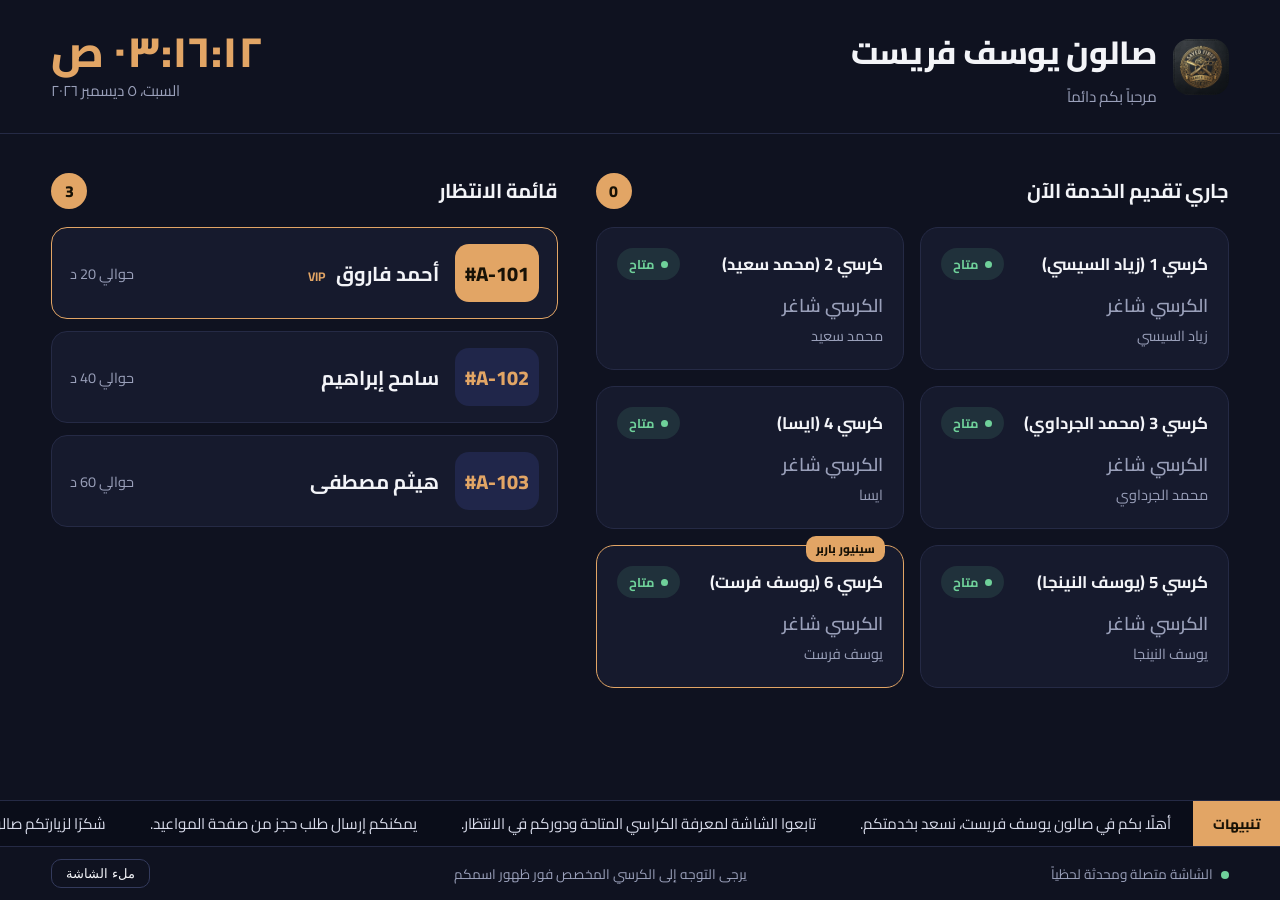
<file: queue-board.html>
<!DOCTYPE html>
<html lang="ar" dir="rtl">
<head>
<meta charset="UTF-8">
<meta name="viewport" content="width=device-width, initial-scale=1">
<title>شاشة الانتظار | صالون يوسف فريست - Youssef First</title>
<link rel="icon" type="image/jpeg" href="assets/logo.jpg">
<link rel="manifest" href="manifest.json">
<meta name="theme-color" content="#0f1220">
<link rel="preconnect" href="https://fonts.googleapis.com">
<link rel="stylesheet" href="https://fonts.googleapis.com/css2?family=Cairo:wght@400;600;700;800&display=swap">
<style>
:root{--bg:#0f1220;--panel:#161a2d;--line:#252a45;--text:#f3f4f8;--muted:#9aa0ba;--accent:#e2a565;--free:#6fd19a;--busy:#f0c27b}
*{box-sizing:border-box;margin:0;padding:0}
html,body{height:100%}
body{font-family:"Cairo","Segoe UI",Tahoma,sans-serif;background:var(--bg);color:var(--text);display:flex;flex-direction:column;-webkit-font-smoothing:antialiased;overflow-x:hidden}
header{display:flex;align-items:center;justify-content:space-between;gap:16px;padding:22px clamp(20px,4vw,56px);border-bottom:1px solid var(--line)}
.brand{display:flex;align-items:center;gap:16px;min-width:0}
.brand img{width:56px;height:56px;border-radius:16px;object-fit:cover;background:var(--panel)}
.brand h1{font-size:clamp(1.3rem,2.6vw,2rem);font-weight:800;letter-spacing:-.3px}
.brand p{color:var(--muted);font-size:.95rem}
.clock{text-align:end;flex-shrink:0}
.clock .t{font-size:clamp(1.6rem,3.4vw,2.7rem);font-weight:800;color:var(--accent);line-height:1.1;font-variant-numeric:tabular-nums}
.clock .d{color:var(--muted);font-size:.95rem}
main{flex:1;display:grid;grid-template-columns:1.25fr 1fr;gap:clamp(20px,3vw,44px);padding:clamp(20px,3vw,40px) clamp(20px,4vw,56px);min-height:0}
.col-h{display:flex;align-items:center;gap:12px;margin-bottom:18px}
.col-h h2{font-size:1.25rem;font-weight:700}
.count{margin-inline-start:auto;min-width:36px;height:36px;padding:0 12px;display:grid;place-items:center;border-radius:18px;background:var(--accent);color:#181206;font-weight:800}
.chairs{display:grid;grid-template-columns:repeat(auto-fill,minmax(240px,1fr));gap:16px}
.chair{background:var(--panel);border:1px solid var(--line);border-radius:18px;padding:20px;position:relative;transition:border-color .3s}
.chair.busy{border-color:#5a4a30}
.chair.master{border-color:var(--accent)}
.chair .top{display:flex;align-items:center;justify-content:space-between;gap:10px;margin-bottom:14px}
.chair .nm{font-weight:700;font-size:1.05rem}
.pill{display:inline-flex;align-items:center;gap:7px;font-size:.8rem;font-weight:700;padding:4px 12px;border-radius:20px;background:rgba(111,209,154,.12);color:var(--free)}
.pill::before{content:"";width:7px;height:7px;border-radius:50%;background:currentColor}
.chair.busy .pill{background:rgba(240,194,123,.12);color:var(--busy)}
.chair .who{font-size:1.5rem;font-weight:800;line-height:1.3;margin-bottom:4px}
.chair.free .who{color:var(--muted);font-weight:600;font-size:1.15rem}
.chair .brb{color:var(--muted);font-size:.9rem}
.chair .svc{margin-top:10px;padding-top:10px;border-top:1px solid var(--line);color:#c4c8dc;font-size:.88rem}
.star{position:absolute;top:-10px;inset-inline-start:18px;background:var(--accent);color:#181206;font-size:.72rem;font-weight:800;padding:2px 10px;border-radius:10px}
.queue{display:grid;gap:12px;align-content:start}
.q{display:flex;align-items:center;gap:16px;padding:16px 18px;background:var(--panel);border:1px solid var(--line);border-radius:16px}
.q .no{flex:0 0 auto;min-width:58px;height:58px;padding:0 10px;display:grid;place-items:center;border-radius:14px;background:#20264a;color:var(--accent);font-size:1.25rem;font-weight:800;direction:ltr}
.q:first-child{border-color:var(--accent)}
.q:first-child .no{background:var(--accent);color:#181206}
.q .nm{flex:1;min-width:0;font-size:1.25rem;font-weight:700;overflow:hidden;text-overflow:ellipsis;white-space:nowrap}
.q .vip{color:var(--accent);font-size:.78rem;margin-inline-start:8px}
.q .eta{color:var(--muted);font-size:.9rem;white-space:nowrap}
.empty{padding:60px 20px;text-align:center;color:var(--muted);font-size:1.15rem;font-weight:600;border:1px dashed var(--line);border-radius:18px}
.ticker{display:flex;align-items:center;background:#0a0d19;border-top:1px solid var(--line);height:46px;overflow:hidden}
.ticker b{flex:0 0 auto;height:100%;display:grid;place-items:center;padding:0 20px;background:var(--accent);color:#181206;font-size:.85rem;font-weight:800;z-index:1}
.track{flex:1;overflow:hidden;height:100%;display:flex;align-items:center}
.belt{display:flex;width:max-content;animation:tick 45s linear infinite;color:#d8dbea;font-size:.95rem;white-space:nowrap}
.belt span{padding-inline:22px}
@keyframes tick{to{transform:translateX(50%)}}
footer{display:flex;align-items:center;justify-content:space-between;gap:12px;padding:12px clamp(20px,4vw,56px);border-top:1px solid var(--line);color:var(--muted);font-size:.85rem}
footer .live::before{content:"";display:inline-block;width:8px;height:8px;margin-inline-end:8px;border-radius:50%;background:var(--free)}
footer button{background:none;border:1px solid #333a5c;border-radius:10px;color:var(--text);padding:6px 14px;cursor:pointer}
footer button:hover{background:#1c2140}
.call{position:fixed;inset:0;display:none;align-items:center;justify-content:center;padding:24px;background:rgba(8,10,20,.88);backdrop-filter:blur(6px);z-index:50}
.call.active{display:flex;animation:pop .35s ease}
@keyframes pop{from{opacity:0;transform:scale(.97)}}
.call-card{text-align:center;max-width:900px}
.call-card .tag{display:inline-block;color:var(--accent);font-weight:700;letter-spacing:.5px;margin-bottom:14px;font-size:1.2rem}
.call-card .who{font-size:clamp(2.6rem,9vw,6.5rem);font-weight:800;line-height:1.15}
.call-card .to{margin-top:18px;font-size:clamp(1.5rem,4vw,2.8rem);color:#d8dbea;font-weight:600}
@media(max-width:900px){main{grid-template-columns:1fr}.chairs{grid-template-columns:repeat(auto-fill,minmax(200px,1fr))}footer .hint{display:none}}
@media(prefers-reduced-motion:reduce){.belt{animation:none}.call.active{animation:none}}
</style>
</head>
<body>
<header>
  <div class="brand">
    <img src="assets/logo.jpg" alt="شعار صالون يوسف فريست">
    <div><h1 id="tv-shop-name">صالون يوسف فريست</h1><p>مرحباً بكم دائماً</p></div>
  </div>
  <div class="clock"><div class="t" id="tv-clock-display">00:00:00</div><div class="d" id="tv-date-display">--</div></div>
</header>

<main>
  <section>
    <div class="col-h"><h2>جاري تقديم الخدمة الآن</h2><span class="count" id="tv-busy-chairs-count">0</span></div>
    <div class="chairs" id="tv-chairs-grid"></div>
  </section>
  <section>
    <div class="col-h"><h2>قائمة الانتظار</h2><span class="count" id="tv-waiting-count">0</span></div>
    <div class="queue" id="tv-queue-container"></div>
  </section>
</main>

<div class="call" id="call-modal"><div class="call-card">
  <div class="tag">نداء العميل</div>
  <div class="who" id="call-modal-cust"></div>
  <div class="to" id="call-modal-chair"></div>
</div></div>

<div class="ticker"><b>تنبيهات</b><div class="track"><div class="belt">
  <span> أهلًا بكم في صالون يوسف فريست، نسعد بخدمتكم.</span><span> تابعوا الشاشة لمعرفة الكراسي المتاحة ودوركم في الانتظار.</span><span> يمكنكم إرسال طلب حجز من صفحة المواعيد.</span><span>شكرًا لزيارتكم صالون يوسف فريست.</span>
  <span> أهلًا بكم في صالون يوسف فريست، نسعد بخدمتكم.</span><span> تابعوا الشاشة لمعرفة الكراسي المتاحة ودوركم في الانتظار.</span><span> يمكنكم إرسال طلب حجز من صفحة المواعيد.</span><span>شكرًا لزيارتكم صالون يوسف فريست.</span>
</div></div></div>

<footer>
  <div class="live">الشاشة متصلة ومحدثة لحظياً</div>
  <div class="hint">يرجى التوجه إلى الكرسي المخصص فور ظهور اسمكم</div>
  <button id="btn-tv-fs">ملء الشاشة</button>
</footer>

<script>
const $ = id => document.getElementById(id);
const esc = s => String(s == null ? '' : s).replace(/[&<>"']/g, c => ({'&':'&amp;','<':'&lt;','>':'&gt;','"':'&quot;',"'":'&#39;'}[c]));

function updateClock() {
  const now = new Date();
  $('tv-clock-display').textContent = now.toLocaleTimeString('ar-EG', { hour: '2-digit', minute: '2-digit', second: '2-digit', hour12: true });
  $('tv-date-display').textContent = now.toLocaleDateString('ar-EG', { weekday: 'long', year: 'numeric', month: 'long', day: 'numeric' });
}
setInterval(updateClock, 1000); updateClock();

$('btn-tv-fs').addEventListener('click', () => {
  if (!document.fullscreenElement) document.documentElement.requestFullscreen().catch(err => alert(err.message));
  else document.exitFullscreen();
});

function playChime() {
  try {
    const ctx = new (window.AudioContext || window.webkitAudioContext)();
    const osc = ctx.createOscillator(), gain = ctx.createGain();
    osc.type = 'sine';
    osc.frequency.setValueAtTime(587.33, ctx.currentTime);
    osc.frequency.setValueAtTime(880, ctx.currentTime + 0.15);
    gain.gain.setValueAtTime(0.4, ctx.currentTime);
    gain.gain.exponentialRampToValueAtTime(0.001, ctx.currentTime + 1.2);
    osc.connect(gain); gain.connect(ctx.destination);
    osc.start(); osc.stop(ctx.currentTime + 1.2);
  } catch (e) { console.log('Audio chime error:', e); }
}

function speakCall(custName, chairName, barberName) {
  if ('speechSynthesis' in window) {
    window.speechSynthesis.cancel();
    const text = barberName ? `العميل ${custName}، تفضل إلى ${chairName} مع ${barberName}` : `العميل ${custName}، تفضل إلى ${chairName}`;
    const msg = new SpeechSynthesisUtterance(text);
    msg.lang = 'ar-SA'; msg.rate = 0.95;
    window.speechSynthesis.speak(msg);
  }
}

function showCallBanner(payload) {
  $('call-modal-cust').textContent = payload.customerName;
  $('call-modal-chair').textContent = `تفضل إلى كرسي رقم ${payload.chairId}`;
  $('call-modal').classList.add('active');
  playChime();
  speakCall(payload.customerName, `كرسي رقم ${payload.chairId}`, '');
  setTimeout(() => $('call-modal').classList.remove('active'), 7000);
}

let channel;
try {
  channel = new BroadcastChannel('barbershop_channel');
  channel.onmessage = (event) => {
    if (event.data && event.data.type === 'CUSTOMER_CALLED') showCallBanner(event.data.payload);
    else if (event.data && event.data.type === 'DATA_UPDATED') renderBoard();
  };
} catch (e) { console.log('BroadcastChannel not supported, falling back to storage listener'); }
window.addEventListener('storage', () => renderBoard());

function renderBoard() {
  let data;
  try { const raw = localStorage.getItem('barbershop_data_v1'); if (!raw) return; data = JSON.parse(raw); } catch (e) { return; }

  if (data.settings && data.settings.shopName) $('tv-shop-name').textContent = data.settings.shopName;

  let busyCount = 0;
  $('tv-chairs-grid').innerHTML = (data.chairs || []).map(chair => {
    const barber = (data.barbers || []).find(b => b.id === chair.barberId) || { name: 'غير محدد' };
    const busy = chair.status === 'busy' && chair.currentClient;
    if (busy) busyCount++;
    const master = chair.id === 6 || chair.isMaster || (barber && (barber.isMaster || (barber.name && barber.name.includes('يوسف فرست'))));
    const svc = busy && chair.currentClient.services ? chair.currentClient.services.join('، ') : '';
    return `<div class="chair ${busy ? 'busy' : 'free'} ${master ? 'master' : ''}">
      ${master ? '<span class="star">سينيور باربر</span>' : ''}
      <div class="top"><span class="nm">${esc(chair.name || ('كرسي ' + chair.id))}</span><span class="pill">${busy ? 'مشغول' : 'متاح'}</span></div>
      <div class="who">${busy ? esc(chair.currentClient.name) : 'الكرسي شاغر'}</div>
      <div class="brb">${esc(barber.name)}</div>
      ${busy ? `<div class="svc">${esc(svc || 'خدمات')}</div>` : ''}
    </div>`;
  }).join('');
  $('tv-busy-chairs-count').textContent = busyCount;

  const waiting = data.queue || [];
  $('tv-waiting-count').textContent = waiting.length;
  $('tv-queue-container').innerHTML = waiting.length === 0
    ? '<div class="empty">لا يوجد عملاء في الانتظار حالياً، تفضل بالدخول مباشرة</div>'
    : waiting.map((item, idx) => `<div class="q">
        <div class="no">#${esc(item.ticket)}</div>
        <div class="nm">${esc(item.name)}${item.isVip ? '<span class="vip"> VIP</span>' : ''}</div>
        <div class="eta">حوالي ${(idx + 1) * 20} د</div>
      </div>`).join('');
}

renderBoard();
setInterval(renderBoard, 3000);
</script>
</body>
</html>
</file>
